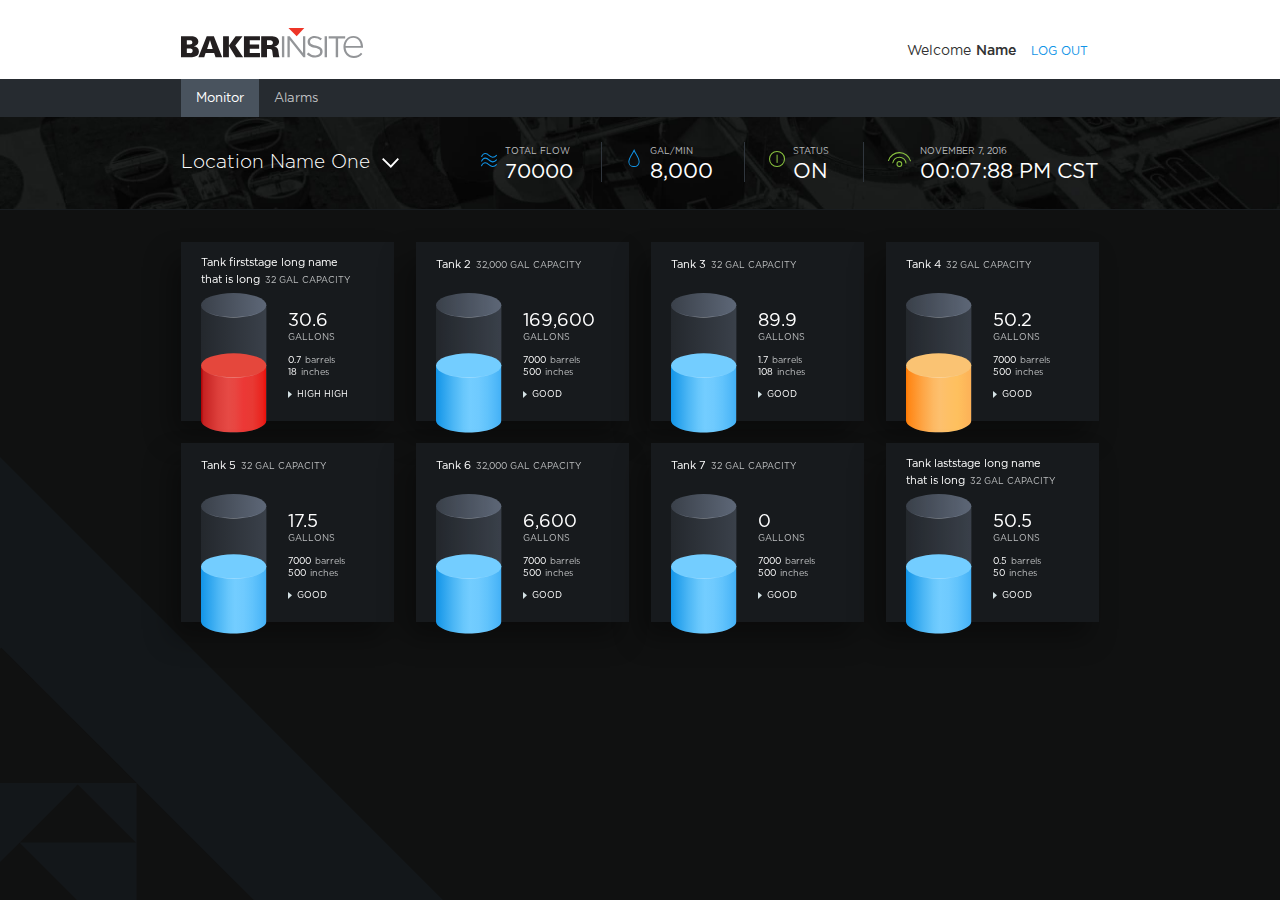
<file: index.html>
<!DOCTYPE html>
<!--  Last Published: Tue Nov 11 2016 11:42:17 GMT+0000 (UTC)  -->
<html data-wf-page="580e734f13c145a72ce890eb" data-wf-site="580e734f13c145a72ce890ea">
<head>
  <meta charset="utf-8">
  <title>BakerInsite</title>
  <meta content="width=device-width, initial-scale=1" name="viewport">
  <link href="css/normalize.css" rel="stylesheet" type="text/css">
  <link href="css/global.css" rel="stylesheet" type="text/css">
  <link href="css/bakerinsite.css" rel="stylesheet" type="text/css">
  <script src="js/modernizr.js" type="text/javascript"></script>
  <!--  To-do ADD Favicon and apple-touch-icon  -->
<body>
  <div class="header">
    <div class="headercontainer w-container">
      <a class="in-link w-inline-block" href="#"><img src="images/In-logo.svg">
      </a>
      <ul class="navbartop w-clearfix w-list-unstyled">
        <li class="navlogout"><a>Log Out</a>
        </li>
        <li class="navname">
          <div>Name</div>
        </li>
        <li class="navwelcome">
          <div>Welcome</div>
        </li>
      </ul>
    </div>
  </div>
  <div class="mainnav">
    <div class="topcontainer w-container">
      <ul class="w-clearfix w-list-unstyled">
        <li class="navlist w-clearfix"><a class="navbutton nav-current" href="index.html">Monitor</a>
        </li>
        <li class="navlist w-clearfix"><a class="navbutton" href="alerts.html">Alarms</a>
        </li>
      </ul>
    </div>
  </div>
  <div class="secondnav">
    <div class="topcontainer w-container">
      <div class="maindropdown">
        <button class="dropdownbutton w-button">Location Name One</button>
        <ul class="dropdownlist twocol w-list-unstyled">
          <li><a>Location Name Two</a></li>
          <li><a>Location Name Three</a></li>
          <li><a>Location Name that is long</a></li>
          <li><a>Location Name Four</a></li>
          <li><a>Location Name Five</a></li>
          <li><a>Six</a></li>
        </ul>
      </div>
      <div class="alerts w-clearfix">
        <div class="_1 alert-section">
          <div class="alertitem first">
            <div class="alerticon w-embed">
              <svg id="Layer_1" data-name="Layer 1" xmlns="http://www.w3.org/2000/svg" width="16" height="14" viewbox="0 0 15.53 13.61">
                <title>water</title>
                <path class="alertIconBlue" d="M14.88,7.61l-0.42,0a7.79,7.79,0,0,1-3.65-1.92l-0.1-.07A6,6,0,0,0,7.48,4c-0.91-.06-2.25.65-3,2.59A0.5,0.5,0,0,1,3.52,6.2c0.79-2,2.32-3.27,4-3.22A6.82,6.82,0,0,1,11.33,4.8l0.1,0.07a7.11,7.11,0,0,0,3.15,1.72A4.18,4.18,0,0,0,18,4.88a0.5,0.5,0,0,1,.75.66A5.27,5.27,0,0,1,14.88,7.61Z" transform="translate(-3.34 -2.97)"></path>
                <path class="alertIconBlue" d="M14.81,12.09l-0.42,0a7.79,7.79,0,0,1-3.65-1.92l-0.1-.07A6,6,0,0,0,7.41,8.46c-0.91,0-2.25.65-3,2.59a0.5,0.5,0,1,1-.93-0.37c0.79-2,2.31-3.28,4-3.22a7,7,0,0,1,3.83,1.82l0.1,0.07a7.1,7.1,0,0,0,3.15,1.72,4.14,4.14,0,0,0,3.42-1.71,0.5,0.5,0,1,1,.75.66A5.27,5.27,0,0,1,14.81,12.09Z" transform="translate(-3.34 -2.97)"></path>
                <path class="alertIconBlue" d="M14.74,16.58l-0.42,0a7.78,7.78,0,0,1-3.65-1.92l-0.1-.07a6,6,0,0,0-3.24-1.62c-0.93,0-2.26.65-3,2.59a0.5,0.5,0,1,1-.93-0.37c0.79-2,2.33-3.25,4-3.22a6.72,6.72,0,0,1,3.83,1.83l0.1,0.07a7.1,7.1,0,0,0,3.15,1.72,4.12,4.12,0,0,0,3.42-1.71,0.5,0.5,0,1,1,.75.66A5.27,5.27,0,0,1,14.74,16.58Z" transform="translate(-3.34 -2.97)"></path>
              </svg>
            </div>
            <ul class="alerttext w-list-unstyled">
              <li class="alerttitle">total Flow</li>
              <li class="alertflow alertvalue">70000</li>
            </ul>
          </div>
        </div><div class="_2 alert-section">
          <div class="alertitem second">
            <div class="alerticon w-embed">
              <svg id="Layer_1" data-name="Layer 1" xmlns="http://www.w3.org/2000/svg" width="16" height="18" viewbox="0 0 11.65 18.71">
                <title>drop</title>
                <path class="alertIconBlue" d="M11.45,18.71a6.5,6.5,0,0,1-.88-0.06A5.38,5.38,0,0,1,5.74,13.1c0-2.38,1.9-5.62,3.57-8.48a39.14,39.14,0,0,0,1.91-3.5L11.72,0l0.43,1.14a31.61,31.61,0,0,0,2,3.88c1.8,3.18,3.84,6.78,3.09,9.42A5.81,5.81,0,0,1,11.45,18.71Zm0.2-16.19c-0.42.8-.94,1.68-1.48,2.61C8.56,7.87,6.74,11,6.74,13.1a4.42,4.42,0,0,0,4,4.56,4.91,4.91,0,0,0,5.56-3.49c0.63-2.23-1.3-5.64-3-8.65C12.67,4.46,12.09,3.44,11.65,2.52Z" transform="translate(-5.74)"></path>
              </svg>
            </div>
            <ul class="alerttext w-list-unstyled">
              <li class="alerttitle">GAL/MIN</li>
              <li class="alertvalue">8,000</li>
            </ul>
          </div>
        </div><div class="_3 alert-section">
          <div class="alertitem first">
            <div class="alerticon w-embed">
              <svg class="allalertsvg" xmlns="http://www.w3.org/2000/svg" width="16" height="16" viewbox="0 0 15.58 15.58">
                <path class="alertIconGreen" d="M11,18.07a7.79,7.79,0,1,1,7.79-7.79A7.8,7.8,0,0,1,11,18.07ZM11,3.49a6.79,6.79,0,1,0,6.79,6.79A6.8,6.8,0,0,0,11,3.49Z" transform="translate(-3.19 -2.49)"></path>
                <rect class="alertIconGreen" x="7.38" y="3.58" width="1" height="8"></rect>
              </svg>
            </div>
            <ul class="alerttext w-list-unstyled">
              <li class="alerttitle">STATUS</li>
              <li class="alertstatus alertvalue">ON</li>
            </ul>
          </div>
        </div><div class="_4 alert-section">
          <div class="alertitem second">
            <div class="alerticon w-embed">
              <svg id="Layer_1" data-name="Layer 1" xmlns="http://www.w3.org/2000/svg" width="23" height="15" viewbox="0 0 22.53 14.52">
                <title>connection</title>
                <path class="alertIconGreen" d="M11.12,16.69A2.85,2.85,0,1,1,14,13.84,2.85,2.85,0,0,1,11.12,16.69Zm0-4.7A1.85,1.85,0,1,0,13,13.84,1.85,1.85,0,0,0,11.12,12Z" transform="translate(0 -2.16)"></path>
                <path class="cls-2" d="M11.44,16.09" transform="translate(0 -2.16)"></path>
                <path class="alertIconGreen" d="M17.63,13.45A0.5,0.5,0,0,1,17.13,13a6,6,0,0,0-11.9-.29,0.5,0.5,0,1,1-1-.19,7,7,0,0,1,13.87.33,0.5,0.5,0,0,1-.42.57H17.63Z" transform="translate(0 -2.16)"></path>
                <path class="alertIconGreen" d="M22,11.23a0.5,0.5,0,0,1-.48-0.36A10.77,10.77,0,0,0,1,10.62a0.5,0.5,0,0,1-1-.31,11.77,11.77,0,0,1,22.48.27,0.5,0.5,0,0,1-.34.62Z" transform="translate(0 -2.16)"></path>
              </svg>
            </div>
            <ul class="alerttext alerttime w-list-unstyled">
              <li class="alerttitle">november 7, 2016</li>
              <li class="alertvalue">00:07:88<span class="alerttime">&nbsp;<span class="time-units">PM CST</span></span>
              </li>
            </ul>
          </div>
        </div>
      </div>
    </div>
  </div>
  <div>
    <div class="w-container">
      <div class="tanks w-clearfix">
        <div class="tanksection">
          <div class="tankname">Tank firststage long name
            <br>that is long <span class="tankcap">32 GAL CAPACITY</span>
          </div>
          <div class="w-row">
            <div class="tankleft w-col w-col-6">
              <div class="tanksvg w-embed">
                <svg id="Layer_1" data-name="Layer 1" xmlns="http://www.w3.org/2000/svg" xmlns:xlink="http://www.w3.org/1999/xlink" width="65.39" height="139.53" viewbox="0 0 65.39 139.53">
                  <defs>
                    <lineargradient id="linear-gradient" x1="0.01" y1="75.9" x2="65.39" y2="75.9" gradientunits="userSpaceOnUse">
                      <stop offset="0" stop-color="#c7dbff" stop-opacity="0.07"></stop>
                      <stop offset="1" stop-color="#c7dbff" stop-opacity="0.2"></stop>
                    </lineargradient>
                    <clippath id="clip-path">
                      <path id="LIQUID_CLIPPING_PATH" data-name="LIQUID CLIPPING PATH" class="cls-1" d="M65.39,127.27c0,6.77-14.64,12.27-32.69,12.27S0,134,0,127.27v-115C0,19,14.64,24.53,32.7,24.53S65.39,19,65.39,12.27v115Z"></path>
                    </clippath>
                    <lineargradient id="linear-gradientred-2" y1="106.53" x2="65.39" y2="106.53" gradientunits="userSpaceOnUse">
                      <stop offset="0" stop-color="#aa0004"></stop>
                      <stop offset="0.04" stop-color="#c52222"></stop>
                      <stop offset="0.26" stop-color="#dd3f3b"></stop>
                      <stop offset="0.42" stop-color="#e64a45"></stop>
                      <stop offset="0.52" stop-color="#e84641"></stop>
                      <stop offset="0.65" stop-color="#ec3836"></stop>
                      <stop offset="0.79" stop-color="#e83933"></stop>
                      <stop offset="0.94" stop-color="#ea231e"></stop>
                      <stop offset="1" stop-color="#ec0d07"></stop>
                    </lineargradient>
                    <lineargradient id="linear-gradient-3" y1="78.58" x2="65.39" y2="78.58" gradientunits="userSpaceOnUse">
                      <stop offset="0" stop-color="#c7dbff" stop-opacity="0"></stop>
                      <stop offset="0.5" stop-color="#fff" stop-opacity="0.5"></stop>
                      <stop offset="1" stop-color="#c7dbff" stop-opacity="0"></stop>
                    </lineargradient>
                    <lineargradient id="linear-gradient-4" y1="12.27" x2="65.39" y2="12.27" gradientunits="userSpaceOnUse">
                      <stop offset="0" stop-color="#c7dbff" stop-opacity="0.2"></stop>
                      <stop offset="1" stop-color="#c7dbff" stop-opacity="0.4"></stop>
                    </lineargradient>
                    <lineargradient id="linear-gradient-5" x1="0.09" y1="18.4" x2="65.31" y2="18.4" xlink:href="#linear-gradient-3">
                  </lineargradient></defs>
                  <title>Tank SVG-red</title>
                  <path id="TANK_GLARE" data-name="TANK GLARE" class="cls-2" d="M65.39,127.27c0,6.77-14.64,12.27-32.69,12.27S0,134,0,127.27v-115C0,19,14.64,24.53,32.7,24.53S65.39,19,65.39,12.27v115Z"></path>
                  <g id="LIQUID" class="particletext bubbles">
                    <g class="cls-3">
                      <rect id="LIQUID_GRADIENT" data-name="LIQUID GRADIENT" class="cls-red-4" y="73.53" width="65.39" height="66"></rect>
                    </g>
                  </g>
                  <g id="LIQUID_TOP" data-name="LIQUID TOP">
                    <ellipse id="LIQUID_SURFACE" data-name="LIQUID SURFACE" class="cls-red-5" cx="32.7" cy="72.48" rx="32.69" ry="12.27"></ellipse>
                    <path id="LIQUID_SHINE" data-name="LIQUID SHINE" class="cls-6" d="M32.7,84.27C14.69,84.27.09,79,0,72.42c0,0,0,0,0,.05C0,79.25,14.64,84.75,32.7,84.75s32.69-5.49,32.69-12.27c0,0,0,0,0-.05C65.31,79,50.71,84.27,32.7,84.27Z"></path>
                  </g>
                  <g id="TANK_TOP" data-name="TANK TOP">
                    <ellipse id="TANK_SURFACE" data-name="TANK SURFACE" class="cls-7" cx="32.69" cy="12.27" rx="32.69" ry="12.27"></ellipse>
                    <path id="TANK_SHINE" data-name="TANK SHINE" class="cls-8" d="M32.7,24.07c-18,0-32.53-5.29-32.61-11.82,0,0,0,0,0,.05,0,6.76,14.6,12.23,32.61,12.23s32.61-5.48,32.61-12.23c0,0,0,0,0-.05C65.23,18.78,50.66,24.07,32.7,24.07Z"></path>
                  </g>
                </svg>
              </div>
            </div>
            <div class="tankright w-col w-col-6">
              <ul class="w-list-unstyled">
                <li class="tankvalue">30.6</li>
                <li class="tankunit">Gallons</li>
                <li class="tankvaluesecondary">0.7<span class="tankvaluesecondayunit">barrels</span>
                </li>
                <li class="tankvaluesecondary">18<span class="tankvaluesecondayunit">inches</span>
                </li>
                <li class="tankstatus">high high</li>
              </ul>
            </div>
          </div>
        </div><div class="tanksection">
          <div class="tankname">Tank 2&nbsp;<span class="tankcap">32,000 GAL CAPACITY</span>
          </div>
          <div class="w-row">
            <div class="tankleft w-col w-col-6">
              <div class="tanksvg w-embed">
                <svg id="Layer_1" data-name="Layer 1" xmlns="http://www.w3.org/2000/svg" xmlns:xlink="http://www.w3.org/1999/xlink" width="65.39" height="139.53" viewbox="0 0 65.39 139.53" preserveaspectratio="xMaxYMin meet">
                  <defs>
                    <lineargradient id="linear-gradient" x1="0.01" y1="75.9" x2="65.39" y2="75.9" gradientunits="userSpaceOnUse">
                      <stop offset="0" stop-color="#c7dbff" stop-opacity="0.07"></stop>
                      <stop offset="1" stop-color="#c7dbff" stop-opacity="0.2"></stop>
                    </lineargradient>
                    <clippath id="clip-path">
                      <path id="LIQUID_CLIPPING_PATH" data-name="LIQUID CLIPPING PATH" class="cls-1" d="M65.39,127.27c0,6.77-14.64,12.27-32.69,12.27S0,134,0,127.27v-115C0,19,14.64,24.53,32.7,24.53S65.39,19,65.39,12.27v115Z"></path>
                    </clippath>
                    <lineargradient id="linear-gradient-2" y1="106.53" x2="65.39" y2="106.53" gradientunits="userSpaceOnUse">
                      <stop offset="0" stop-color="#1194e7"></stop>
                      <stop offset="0.04" stop-color="#1b9aea"></stop>
                      <stop offset="0.26" stop-color="#4bb6f5"></stop>
                      <stop offset="0.42" stop-color="#68c7fc"></stop>
                      <stop offset="0.52" stop-color="#73cdff"></stop>
                      <stop offset="0.65" stop-color="#6fcafe"></stop>
                      <stop offset="0.79" stop-color="#61c3fc"></stop>
                      <stop offset="0.94" stop-color="#4cb6f8"></stop>
                      <stop offset="1" stop-color="#41b0f6"></stop>
                    </lineargradient>
                    <lineargradient id="linear-gradient-3" y1="78.58" x2="65.39" y2="78.58" gradientunits="userSpaceOnUse">
                      <stop offset="0" stop-color="#c7dbff" stop-opacity="0"></stop>
                      <stop offset="0.5" stop-color="#fff" stop-opacity="0.5"></stop>
                      <stop offset="1" stop-color="#c7dbff" stop-opacity="0"></stop>
                    </lineargradient>
                    <lineargradient id="linear-gradient-4" y1="12.27" x2="65.39" y2="12.27" gradientunits="userSpaceOnUse">
                      <stop offset="0" stop-color="#c7dbff" stop-opacity="0.2"></stop>
                      <stop offset="1" stop-color="#c7dbff" stop-opacity="0.4"></stop>
                    </lineargradient>
                    <lineargradient id="linear-gradient-5" x1="0.09" y1="18.4" x2="65.31" y2="18.4" xlink:href="#linear-gradient-3">
                  </lineargradient></defs>
                  <title>Tank SVG</title>
                  <path id="TANK_GLARE" data-name="TANK GLARE" class="cls-2" d="M65.39,127.27c0,6.77-14.64,12.27-32.69,12.27S0,134,0,127.27v-115C0,19,14.64,24.53,32.7,24.53S65.39,19,65.39,12.27v115Z"></path>
                  <g id="LIQUID">
                    <g class="cls-3">
                      <!-- need rectangle "liquid gradient" to colour change. Animate Y coord or height -->
                      <rect id="LIQUID_GRADIENT" data-name="LIQUID GRADIENT" class="cls-4" y="72" width="65.39" height="128"></rect>
                    </g>
                  </g>
                  <!-- need ellipse "liquid surface" to colour change. Animate whole "liquid top" Y coord -->
                  <g id="LIQUID_TOP" data-name="LIQUID TOP">
                    <ellipse id="LIQUID_SURFACE" data-name="LIQUID SURFACE" class="cls-5" cx="32.7" cy="72.48" rx="32.69" ry="12.27"></ellipse>
                    <path id="LIQUID_SHINE" data-name="LIQUID SHINE" class="cls-6" d="M32.7,84.27C14.69,84.27.09,79,0,72.42c0,0,0,0,0,.05C0,79.25,14.64,84.75,32.7,84.75s32.69-5.49,32.69-12.27c0,0,0,0,0-.05C65.31,79,50.71,84.27,32.7,84.27Z"></path>
                  </g>
                  <g id="TANK_TOP" data-name="TANK TOP">
                    <ellipse id="TANK_SURFACE" data-name="TANK SURFACE" class="cls-7" cx="32.69" cy="12.27" rx="32.69" ry="12.27"></ellipse>
                    <path id="TANK_SHINE" data-name="TANK SHINE" class="cls-8" d="M32.7,24.07c-18,0-32.53-5.29-32.61-11.82,0,0,0,0,0,.05,0,6.76,14.6,12.23,32.61,12.23s32.61-5.48,32.61-12.23c0,0,0,0,0-.05C65.23,18.78,50.66,24.07,32.7,24.07Z"></path>
                  </g>
                </svg>
              </div>
            </div>
            <div class="tankright w-col w-col-6">
              <ul class="w-list-unstyled">
                <li class="tankvalue">169,600</li>
                <li class="tankunit">Gallons</li>
                <li class="tankvaluesecondary">7000<span class="tankvaluesecondayunit">barrels</span>
                </li>
                <li class="tankvaluesecondary">500<span class="tankvaluesecondayunit">inches</span>
                </li>
                <li class="tankstatus">Good</li>
              </ul>
            </div>
          </div>
        </div><div class="tanksection">
          <div class="tankname">Tank 3&nbsp;<span class="tankcap">32 GAL CAPACITY</span>
          </div>
          <div class="w-row">
            <div class="tankleft w-col w-col-6">
              <div class="tanksvg w-embed">
                <svg id="Layer_1" data-name="Layer 1" xmlns="http://www.w3.org/2000/svg" xmlns:xlink="http://www.w3.org/1999/xlink" width="65.39" height="139.53" viewbox="0 0 65.39 139.53" preserveaspectratio="xMaxYMin meet">
                  <defs>
                    <lineargradient id="linear-gradient" x1="0.01" y1="75.9" x2="65.39" y2="75.9" gradientunits="userSpaceOnUse">
                      <stop offset="0" stop-color="#c7dbff" stop-opacity="0.07"></stop>
                      <stop offset="1" stop-color="#c7dbff" stop-opacity="0.2"></stop>
                    </lineargradient>
                    <clippath id="clip-path">
                      <path id="LIQUID_CLIPPING_PATH" data-name="LIQUID CLIPPING PATH" class="cls-1" d="M65.39,127.27c0,6.77-14.64,12.27-32.69,12.27S0,134,0,127.27v-115C0,19,14.64,24.53,32.7,24.53S65.39,19,65.39,12.27v115Z"></path>
                    </clippath>
                    <lineargradient id="linear-gradient-2" y1="106.53" x2="65.39" y2="106.53" gradientunits="userSpaceOnUse">
                      <stop offset="0" stop-color="#1194e7"></stop>
                      <stop offset="0.04" stop-color="#1b9aea"></stop>
                      <stop offset="0.26" stop-color="#4bb6f5"></stop>
                      <stop offset="0.42" stop-color="#68c7fc"></stop>
                      <stop offset="0.52" stop-color="#73cdff"></stop>
                      <stop offset="0.65" stop-color="#6fcafe"></stop>
                      <stop offset="0.79" stop-color="#61c3fc"></stop>
                      <stop offset="0.94" stop-color="#4cb6f8"></stop>
                      <stop offset="1" stop-color="#41b0f6"></stop>
                    </lineargradient>
                    <lineargradient id="linear-gradient-3" y1="78.58" x2="65.39" y2="78.58" gradientunits="userSpaceOnUse">
                      <stop offset="0" stop-color="#c7dbff" stop-opacity="0"></stop>
                      <stop offset="0.5" stop-color="#fff" stop-opacity="0.5"></stop>
                      <stop offset="1" stop-color="#c7dbff" stop-opacity="0"></stop>
                    </lineargradient>
                    <lineargradient id="linear-gradient-4" y1="12.27" x2="65.39" y2="12.27" gradientunits="userSpaceOnUse">
                      <stop offset="0" stop-color="#c7dbff" stop-opacity="0.2"></stop>
                      <stop offset="1" stop-color="#c7dbff" stop-opacity="0.4"></stop>
                    </lineargradient>
                    <lineargradient id="linear-gradient-5" x1="0.09" y1="18.4" x2="65.31" y2="18.4" xlink:href="#linear-gradient-3">
                  </lineargradient></defs>
                  <title>Tank SVG</title>
                  <path id="TANK_GLARE" data-name="TANK GLARE" class="cls-2" d="M65.39,127.27c0,6.77-14.64,12.27-32.69,12.27S0,134,0,127.27v-115C0,19,14.64,24.53,32.7,24.53S65.39,19,65.39,12.27v115Z"></path>
                  <g id="LIQUID">
                    <g class="cls-3">
                      <!-- need rectangle "liquid gradient" to colour change. Animate Y coord or height -->
                      <rect id="LIQUID_GRADIENT" data-name="LIQUID GRADIENT" class="cls-4" y="72" width="65.39" height="128"></rect>
                    </g>
                  </g>
                  <!-- need ellipse "liquid surface" to colour change. Animate whole "liquid top" Y coord -->
                  <g id="LIQUID_TOP" data-name="LIQUID TOP">
                    <ellipse id="LIQUID_SURFACE" data-name="LIQUID SURFACE" class="cls-5" cx="32.7" cy="72.48" rx="32.69" ry="12.27"></ellipse>
                    <path id="LIQUID_SHINE" data-name="LIQUID SHINE" class="cls-6" d="M32.7,84.27C14.69,84.27.09,79,0,72.42c0,0,0,0,0,.05C0,79.25,14.64,84.75,32.7,84.75s32.69-5.49,32.69-12.27c0,0,0,0,0-.05C65.31,79,50.71,84.27,32.7,84.27Z"></path>
                  </g>
                  <g id="TANK_TOP" data-name="TANK TOP">
                    <ellipse id="TANK_SURFACE" data-name="TANK SURFACE" class="cls-7" cx="32.69" cy="12.27" rx="32.69" ry="12.27"></ellipse>
                    <path id="TANK_SHINE" data-name="TANK SHINE" class="cls-8" d="M32.7,24.07c-18,0-32.53-5.29-32.61-11.82,0,0,0,0,0,.05,0,6.76,14.6,12.23,32.61,12.23s32.61-5.48,32.61-12.23c0,0,0,0,0-.05C65.23,18.78,50.66,24.07,32.7,24.07Z"></path>
                  </g>
                </svg>
              </div>
            </div>
            <div class="tankright w-col w-col-6">
              <ul class="w-list-unstyled">
                <li class="tankvalue">89.9</li>
                <li class="tankunit">Gallons</li>
                <li class="tankvaluesecondary">1.7<span class="tankvaluesecondayunit">barrels</span>
                </li>
                <li class="tankvaluesecondary">108<span class="tankvaluesecondayunit">inches</span>
                </li>
                <li class="tankstatus">Good</li>
              </ul>
            </div>
          </div>
        </div><div class="tanksection">
          <div class="tankname">Tank 4&nbsp;<span class="tankcap">32 GAL CAPACITY</span>
          </div>
          <div class="w-row">
            <div class="tankleft w-col w-col-6">
              <div class="tanksvg w-embed">
                <svg id="Layer_1" data-name="Layer 1" xmlns="http://www.w3.org/2000/svg" xmlns:xlink="http://www.w3.org/1999/xlink" width="65.39" height="139.53" viewbox="0 0 65.39 139.53">
                  <defs>
                    <lineargradient id="linear-gradient" x1="0.01" y1="75.9" x2="65.39" y2="75.9" gradientunits="userSpaceOnUse">
                      <stop offset="0" stop-color="#c7dbff" stop-opacity="0.07"></stop>
                      <stop offset="1" stop-color="#c7dbff" stop-opacity="0.2"></stop>
                    </lineargradient>
                    <clippath id="clip-path">
                      <path id="LIQUID_CLIPPING_PATH" data-name="LIQUID CLIPPING PATH" class="cls-1" d="M65.39,127.27c0,6.77-14.64,12.27-32.69,12.27S0,134,0,127.27v-115C0,19,14.64,24.53,32.7,24.53S65.39,19,65.39,12.27v115Z"></path>
                    </clippath>
                    <lineargradient id="linear-gradient-yellow-2" y1="106.53" x2="65.39" y2="106.53" gradientunits="userSpaceOnUse">
                      <stop offset="0" stop-color="#ff7800"></stop>
                      <stop offset="0.04" stop-color="#ff8716"></stop>
                      <stop offset="0.26" stop-color="#fea646"></stop>
                      <stop offset="0.42" stop-color="#fdb963"></stop>
                      <stop offset="0.52" stop-color="#fdc06e"></stop>
                      <stop offset="0.65" stop-color="#fec065"></stop>
                      <stop offset="0.79" stop-color="#fec05e"></stop>
                      <stop offset="0.94" stop-color="#fdb559"></stop>
                      <stop offset="1" stop-color="#fdb158"></stop>
                    </lineargradient>
                    <lineargradient id="linear-gradient-3" y1="78.58" x2="65.39" y2="78.58" gradientunits="userSpaceOnUse">
                      <stop offset="0" stop-color="#c7dbff" stop-opacity="0"></stop>
                      <stop offset="0.5" stop-color="#fff" stop-opacity="0.5"></stop>
                      <stop offset="1" stop-color="#c7dbff" stop-opacity="0"></stop>
                    </lineargradient>
                    <lineargradient id="linear-gradient-4" y1="12.27" x2="65.39" y2="12.27" gradientunits="userSpaceOnUse">
                      <stop offset="0" stop-color="#c7dbff" stop-opacity="0.2"></stop>
                      <stop offset="1" stop-color="#c7dbff" stop-opacity="0.4"></stop>
                    </lineargradient>
                    <lineargradient id="linear-gradient-5" x1="0.09" y1="18.4" x2="65.31" y2="18.4" xlink:href="#linear-gradient-3">
                  </lineargradient></defs>
                  <title>Tank SVG-yellow</title>
                  <path id="TANK_GLARE" data-name="TANK GLARE" class="cls-2" d="M65.39,127.27c0,6.77-14.64,12.27-32.69,12.27S0,134,0,127.27v-115C0,19,14.64,24.53,32.7,24.53S65.39,19,65.39,12.27v115Z"></path>
                  <g id="LIQUID">
                    <g class="cls-3">
                      <rect id="LIQUID_GRADIENT" data-name="LIQUID GRADIENT" class="cls-yellow-4" y="73.53" width="65.39" height="66"></rect>
                    </g>
                  </g>
                  <g id="LIQUID_TOP" data-name="LIQUID TOP">
                    <ellipse id="LIQUID_SURFACE" data-name="LIQUID SURFACE" class="cls-yellow-5" cx="32.7" cy="72.48" rx="32.69" ry="12.27"></ellipse>
                    <path id="LIQUID_SHINE" data-name="LIQUID SHINE" class="cls-6" d="M32.7,84.27C14.69,84.27.09,79,0,72.42c0,0,0,0,0,.05C0,79.25,14.64,84.75,32.7,84.75s32.69-5.49,32.69-12.27c0,0,0,0,0-.05C65.31,79,50.71,84.27,32.7,84.27Z"></path>
                  </g>
                  <g id="TANK_TOP" data-name="TANK TOP">
                    <ellipse id="TANK_SURFACE" data-name="TANK SURFACE" class="cls-7" cx="32.69" cy="12.27" rx="32.69" ry="12.27"></ellipse>
                    <path id="TANK_SHINE" data-name="TANK SHINE" class="cls-8" d="M32.7,24.07c-18,0-32.53-5.29-32.61-11.82,0,0,0,0,0,.05,0,6.76,14.6,12.23,32.61,12.23s32.61-5.48,32.61-12.23c0,0,0,0,0-.05C65.23,18.78,50.66,24.07,32.7,24.07Z"></path>
                  </g>
                </svg>
              </div>
            </div>
            <div class="tankright w-col w-col-6">
              <ul class="w-list-unstyled">
                <li class="tankvalue">50.2</li>
                <li class="tankunit">Gallons</li>
                <li class="tankvaluesecondary">7000<span class="tankvaluesecondayunit">barrels</span>
                </li>
                <li class="tankvaluesecondary">500<span class="tankvaluesecondayunit">inches</span>
                </li>
                <li class="tankstatus">Good</li>
              </ul>
            </div>
          </div>
        </div><div class="tanksection">
          <div class="tankname">Tank 5&nbsp;<span class="tankcap">32 GAL CAPACITY</span>
          </div>
          <div class="w-row">
            <div class="tankleft w-col w-col-6">
              <div class="tanksvg w-embed">
                <svg id="Layer_1" data-name="Layer 1" xmlns="http://www.w3.org/2000/svg" xmlns:xlink="http://www.w3.org/1999/xlink" width="65.39" height="139.53" viewbox="0 0 65.39 139.53" preserveaspectratio="xMaxYMin meet">
                  <defs>
                    <lineargradient id="linear-gradient" x1="0.01" y1="75.9" x2="65.39" y2="75.9" gradientunits="userSpaceOnUse">
                      <stop offset="0" stop-color="#c7dbff" stop-opacity="0.07"></stop>
                      <stop offset="1" stop-color="#c7dbff" stop-opacity="0.2"></stop>
                    </lineargradient>
                    <clippath id="clip-path">
                      <path id="LIQUID_CLIPPING_PATH" data-name="LIQUID CLIPPING PATH" class="cls-1" d="M65.39,127.27c0,6.77-14.64,12.27-32.69,12.27S0,134,0,127.27v-115C0,19,14.64,24.53,32.7,24.53S65.39,19,65.39,12.27v115Z"></path>
                    </clippath>
                    <lineargradient id="linear-gradient-2" y1="106.53" x2="65.39" y2="106.53" gradientunits="userSpaceOnUse">
                      <stop offset="0" stop-color="#1194e7"></stop>
                      <stop offset="0.04" stop-color="#1b9aea"></stop>
                      <stop offset="0.26" stop-color="#4bb6f5"></stop>
                      <stop offset="0.42" stop-color="#68c7fc"></stop>
                      <stop offset="0.52" stop-color="#73cdff"></stop>
                      <stop offset="0.65" stop-color="#6fcafe"></stop>
                      <stop offset="0.79" stop-color="#61c3fc"></stop>
                      <stop offset="0.94" stop-color="#4cb6f8"></stop>
                      <stop offset="1" stop-color="#41b0f6"></stop>
                    </lineargradient>
                    <lineargradient id="linear-gradient-3" y1="78.58" x2="65.39" y2="78.58" gradientunits="userSpaceOnUse">
                      <stop offset="0" stop-color="#c7dbff" stop-opacity="0"></stop>
                      <stop offset="0.5" stop-color="#fff" stop-opacity="0.5"></stop>
                      <stop offset="1" stop-color="#c7dbff" stop-opacity="0"></stop>
                    </lineargradient>
                    <lineargradient id="linear-gradient-4" y1="12.27" x2="65.39" y2="12.27" gradientunits="userSpaceOnUse">
                      <stop offset="0" stop-color="#c7dbff" stop-opacity="0.2"></stop>
                      <stop offset="1" stop-color="#c7dbff" stop-opacity="0.4"></stop>
                    </lineargradient>
                    <lineargradient id="linear-gradient-5" x1="0.09" y1="18.4" x2="65.31" y2="18.4" xlink:href="#linear-gradient-3">
                  </lineargradient></defs>
                  <title>Tank SVG</title>
                  <path id="TANK_GLARE" data-name="TANK GLARE" class="cls-2" d="M65.39,127.27c0,6.77-14.64,12.27-32.69,12.27S0,134,0,127.27v-115C0,19,14.64,24.53,32.7,24.53S65.39,19,65.39,12.27v115Z"></path>
                  <g id="LIQUID">
                    <g class="cls-3">
                      <!-- need rectangle "liquid gradient" to colour change. Animate Y coord or height -->
                      <rect id="LIQUID_GRADIENT" data-name="LIQUID GRADIENT" class="cls-4" y="72" width="65.39" height="128"></rect>
                    </g>
                  </g>
                  <!-- need ellipse "liquid surface" to colour change. Animate whole "liquid top" Y coord -->
                  <g id="LIQUID_TOP" data-name="LIQUID TOP">
                    <ellipse id="LIQUID_SURFACE" data-name="LIQUID SURFACE" class="cls-5" cx="32.7" cy="72.48" rx="32.69" ry="12.27"></ellipse>
                    <path id="LIQUID_SHINE" data-name="LIQUID SHINE" class="cls-6" d="M32.7,84.27C14.69,84.27.09,79,0,72.42c0,0,0,0,0,.05C0,79.25,14.64,84.75,32.7,84.75s32.69-5.49,32.69-12.27c0,0,0,0,0-.05C65.31,79,50.71,84.27,32.7,84.27Z"></path>
                  </g>
                  <g id="TANK_TOP" data-name="TANK TOP">
                    <ellipse id="TANK_SURFACE" data-name="TANK SURFACE" class="cls-7" cx="32.69" cy="12.27" rx="32.69" ry="12.27"></ellipse>
                    <path id="TANK_SHINE" data-name="TANK SHINE" class="cls-8" d="M32.7,24.07c-18,0-32.53-5.29-32.61-11.82,0,0,0,0,0,.05,0,6.76,14.6,12.23,32.61,12.23s32.61-5.48,32.61-12.23c0,0,0,0,0-.05C65.23,18.78,50.66,24.07,32.7,24.07Z"></path>
                  </g>
                </svg>
              </div>
            </div>
            <div class="tankright w-col w-col-6">
              <ul class="w-list-unstyled">
                <li class="tankvalue">17.5</li>
                <li class="tankunit">Gallons</li>
                <li class="tankvaluesecondary">7000<span class="tankvaluesecondayunit">barrels</span>
                </li>
                <li class="tankvaluesecondary">500<span class="tankvaluesecondayunit">inches</span>
                </li>
                <li class="tankstatus">Good</li>
              </ul>
            </div>
          </div>
        </div><div class="tanksection">
          <div class="tankname">Tank 6&nbsp;<span class="tankcap">32,000 GAL CAPACITY</span>
          </div>
          <div class="w-row">
            <div class="tankleft w-col w-col-6">
              <div class="tanksvg w-embed">
                <svg id="Layer_1" data-name="Layer 1" xmlns="http://www.w3.org/2000/svg" xmlns:xlink="http://www.w3.org/1999/xlink" width="65.39" height="139.53" viewbox="0 0 65.39 139.53" preserveaspectratio="xMaxYMin meet">
                  <defs>
                    <lineargradient id="linear-gradient" x1="0.01" y1="75.9" x2="65.39" y2="75.9" gradientunits="userSpaceOnUse">
                      <stop offset="0" stop-color="#c7dbff" stop-opacity="0.07"></stop>
                      <stop offset="1" stop-color="#c7dbff" stop-opacity="0.2"></stop>
                    </lineargradient>
                    <clippath id="clip-path">
                      <path id="LIQUID_CLIPPING_PATH" data-name="LIQUID CLIPPING PATH" class="cls-1" d="M65.39,127.27c0,6.77-14.64,12.27-32.69,12.27S0,134,0,127.27v-115C0,19,14.64,24.53,32.7,24.53S65.39,19,65.39,12.27v115Z"></path>
                    </clippath>
                    <lineargradient id="linear-gradient-2" y1="106.53" x2="65.39" y2="106.53" gradientunits="userSpaceOnUse">
                      <stop offset="0" stop-color="#1194e7"></stop>
                      <stop offset="0.04" stop-color="#1b9aea"></stop>
                      <stop offset="0.26" stop-color="#4bb6f5"></stop>
                      <stop offset="0.42" stop-color="#68c7fc"></stop>
                      <stop offset="0.52" stop-color="#73cdff"></stop>
                      <stop offset="0.65" stop-color="#6fcafe"></stop>
                      <stop offset="0.79" stop-color="#61c3fc"></stop>
                      <stop offset="0.94" stop-color="#4cb6f8"></stop>
                      <stop offset="1" stop-color="#41b0f6"></stop>
                    </lineargradient>
                    <lineargradient id="linear-gradient-3" y1="78.58" x2="65.39" y2="78.58" gradientunits="userSpaceOnUse">
                      <stop offset="0" stop-color="#c7dbff" stop-opacity="0"></stop>
                      <stop offset="0.5" stop-color="#fff" stop-opacity="0.5"></stop>
                      <stop offset="1" stop-color="#c7dbff" stop-opacity="0"></stop>
                    </lineargradient>
                    <lineargradient id="linear-gradient-4" y1="12.27" x2="65.39" y2="12.27" gradientunits="userSpaceOnUse">
                      <stop offset="0" stop-color="#c7dbff" stop-opacity="0.2"></stop>
                      <stop offset="1" stop-color="#c7dbff" stop-opacity="0.4"></stop>
                    </lineargradient>
                    <lineargradient id="linear-gradient-5" x1="0.09" y1="18.4" x2="65.31" y2="18.4" xlink:href="#linear-gradient-3">
                  </lineargradient></defs>
                  <title>Tank SVG</title>
                  <path id="TANK_GLARE" data-name="TANK GLARE" class="cls-2" d="M65.39,127.27c0,6.77-14.64,12.27-32.69,12.27S0,134,0,127.27v-115C0,19,14.64,24.53,32.7,24.53S65.39,19,65.39,12.27v115Z"></path>
                  <g id="LIQUID">
                    <g class="cls-3">
                      <!-- need rectangle "liquid gradient" to colour change. Animate Y coord or height -->
                      <rect id="LIQUID_GRADIENT" data-name="LIQUID GRADIENT" class="cls-4" y="72" width="65.39" height="128"></rect>
                    </g>
                  </g>
                  <!-- need ellipse "liquid surface" to colour change. Animate whole "liquid top" Y coord -->
                  <g id="LIQUID_TOP" data-name="LIQUID TOP">
                    <ellipse id="LIQUID_SURFACE" data-name="LIQUID SURFACE" class="cls-5" cx="32.7" cy="72.48" rx="32.69" ry="12.27"></ellipse>
                    <path id="LIQUID_SHINE" data-name="LIQUID SHINE" class="cls-6" d="M32.7,84.27C14.69,84.27.09,79,0,72.42c0,0,0,0,0,.05C0,79.25,14.64,84.75,32.7,84.75s32.69-5.49,32.69-12.27c0,0,0,0,0-.05C65.31,79,50.71,84.27,32.7,84.27Z"></path>
                  </g>
                  <g id="TANK_TOP" data-name="TANK TOP">
                    <ellipse id="TANK_SURFACE" data-name="TANK SURFACE" class="cls-7" cx="32.69" cy="12.27" rx="32.69" ry="12.27"></ellipse>
                    <path id="TANK_SHINE" data-name="TANK SHINE" class="cls-8" d="M32.7,24.07c-18,0-32.53-5.29-32.61-11.82,0,0,0,0,0,.05,0,6.76,14.6,12.23,32.61,12.23s32.61-5.48,32.61-12.23c0,0,0,0,0-.05C65.23,18.78,50.66,24.07,32.7,24.07Z"></path>
                  </g>
                </svg>
              </div>
            </div>
            <div class="tankright w-col w-col-6">
              <ul class="w-list-unstyled">
                <li class="tankvalue">6,600</li>
                <li class="tankunit">Gallons</li>
                <li class="tankvaluesecondary">7000<span class="tankvaluesecondayunit">barrels</span>
                </li>
                <li class="tankvaluesecondary">500<span class="tankvaluesecondayunit">inches</span>
                </li>
                <li class="tankstatus">Good</li>
              </ul>
            </div>
          </div>
        </div><div class="tanksection">
          <div class="tankname">Tank 7&nbsp;<span class="tankcap">32 GAL CAPACITY</span>
          </div>
          <div class="w-row">
            <div class="tankleft w-col w-col-6">
              <div class="tanksvg w-embed">
                <svg id="Layer_1" data-name="Layer 1" xmlns="http://www.w3.org/2000/svg" xmlns:xlink="http://www.w3.org/1999/xlink" width="65.39" height="139.53" viewbox="0 0 65.39 139.53" preserveaspectratio="xMaxYMin meet">
                  <defs>
                    <lineargradient id="linear-gradient" x1="0.01" y1="75.9" x2="65.39" y2="75.9" gradientunits="userSpaceOnUse">
                      <stop offset="0" stop-color="#c7dbff" stop-opacity="0.07"></stop>
                      <stop offset="1" stop-color="#c7dbff" stop-opacity="0.2"></stop>
                    </lineargradient>
                    <clippath id="clip-path">
                      <path id="LIQUID_CLIPPING_PATH" data-name="LIQUID CLIPPING PATH" class="cls-1" d="M65.39,127.27c0,6.77-14.64,12.27-32.69,12.27S0,134,0,127.27v-115C0,19,14.64,24.53,32.7,24.53S65.39,19,65.39,12.27v115Z"></path>
                    </clippath>
                    <lineargradient id="linear-gradient-2" y1="106.53" x2="65.39" y2="106.53" gradientunits="userSpaceOnUse">
                      <stop offset="0" stop-color="#1194e7"></stop>
                      <stop offset="0.04" stop-color="#1b9aea"></stop>
                      <stop offset="0.26" stop-color="#4bb6f5"></stop>
                      <stop offset="0.42" stop-color="#68c7fc"></stop>
                      <stop offset="0.52" stop-color="#73cdff"></stop>
                      <stop offset="0.65" stop-color="#6fcafe"></stop>
                      <stop offset="0.79" stop-color="#61c3fc"></stop>
                      <stop offset="0.94" stop-color="#4cb6f8"></stop>
                      <stop offset="1" stop-color="#41b0f6"></stop>
                    </lineargradient>
                    <lineargradient id="linear-gradient-3" y1="78.58" x2="65.39" y2="78.58" gradientunits="userSpaceOnUse">
                      <stop offset="0" stop-color="#c7dbff" stop-opacity="0"></stop>
                      <stop offset="0.5" stop-color="#fff" stop-opacity="0.5"></stop>
                      <stop offset="1" stop-color="#c7dbff" stop-opacity="0"></stop>
                    </lineargradient>
                    <lineargradient id="linear-gradient-4" y1="12.27" x2="65.39" y2="12.27" gradientunits="userSpaceOnUse">
                      <stop offset="0" stop-color="#c7dbff" stop-opacity="0.2"></stop>
                      <stop offset="1" stop-color="#c7dbff" stop-opacity="0.4"></stop>
                    </lineargradient>
                    <lineargradient id="linear-gradient-5" x1="0.09" y1="18.4" x2="65.31" y2="18.4" xlink:href="#linear-gradient-3">
                  </lineargradient></defs>
                  <title>Tank SVG</title>
                  <path id="TANK_GLARE" data-name="TANK GLARE" class="cls-2" d="M65.39,127.27c0,6.77-14.64,12.27-32.69,12.27S0,134,0,127.27v-115C0,19,14.64,24.53,32.7,24.53S65.39,19,65.39,12.27v115Z"></path>
                  <g id="LIQUID">
                    <g class="cls-3">
                      <!-- need rectangle "liquid gradient" to colour change. Animate Y coord or height -->
                      <rect id="LIQUID_GRADIENT" data-name="LIQUID GRADIENT" class="cls-4" y="72" width="65.39" height="128"></rect>
                    </g>
                  </g>
                  <!-- need ellipse "liquid surface" to colour change. Animate whole "liquid top" Y coord -->
                  <g id="LIQUID_TOP" data-name="LIQUID TOP">
                    <ellipse id="LIQUID_SURFACE" data-name="LIQUID SURFACE" class="cls-5" cx="32.7" cy="72.48" rx="32.69" ry="12.27"></ellipse>
                    <path id="LIQUID_SHINE" data-name="LIQUID SHINE" class="cls-6" d="M32.7,84.27C14.69,84.27.09,79,0,72.42c0,0,0,0,0,.05C0,79.25,14.64,84.75,32.7,84.75s32.69-5.49,32.69-12.27c0,0,0,0,0-.05C65.31,79,50.71,84.27,32.7,84.27Z"></path>
                  </g>
                  <g id="TANK_TOP" data-name="TANK TOP">
                    <ellipse id="TANK_SURFACE" data-name="TANK SURFACE" class="cls-7" cx="32.69" cy="12.27" rx="32.69" ry="12.27"></ellipse>
                    <path id="TANK_SHINE" data-name="TANK SHINE" class="cls-8" d="M32.7,24.07c-18,0-32.53-5.29-32.61-11.82,0,0,0,0,0,.05,0,6.76,14.6,12.23,32.61,12.23s32.61-5.48,32.61-12.23c0,0,0,0,0-.05C65.23,18.78,50.66,24.07,32.7,24.07Z"></path>
                  </g>
                </svg>
              </div>
            </div>
            <div class="tankright w-col w-col-6">
              <ul class="w-list-unstyled">
                <li class="tankvalue">0</li>
                <li class="tankunit">Gallons</li>
                <li class="tankvaluesecondary">7000<span class="tankvaluesecondayunit">barrels</span>
                </li>
                <li class="tankvaluesecondary">500<span class="tankvaluesecondayunit">inches</span>
                </li>
                <li class="tankstatus">Good</li>
              </ul>
            </div>
          </div>
        </div><div class="tanksection">
          <div class="tankname">Tank laststage long name
            <br>that is long <span class="tankcap">32 GAL CAPACITY</span>
          </div>
          <div class="w-row">
            <div class="tankleft w-col w-col-6">
              <div class="tanksvg w-embed">
                <svg id="Layer_1" data-name="Layer 1" xmlns="http://www.w3.org/2000/svg" xmlns:xlink="http://www.w3.org/1999/xlink" width="65.39" height="139.53" viewbox="0 0 65.39 139.53" preserveaspectratio="xMaxYMin meet">
                  <defs>
                    <lineargradient id="linear-gradient" x1="0.01" y1="75.9" x2="65.39" y2="75.9" gradientunits="userSpaceOnUse">
                      <stop offset="0" stop-color="#c7dbff" stop-opacity="0.07"></stop>
                      <stop offset="1" stop-color="#c7dbff" stop-opacity="0.2"></stop>
                    </lineargradient>
                    <clippath id="clip-path">
                      <path id="LIQUID_CLIPPING_PATH" data-name="LIQUID CLIPPING PATH" class="cls-1" d="M65.39,127.27c0,6.77-14.64,12.27-32.69,12.27S0,134,0,127.27v-115C0,19,14.64,24.53,32.7,24.53S65.39,19,65.39,12.27v115Z"></path>
                    </clippath>
                    <lineargradient id="linear-gradient-2" y1="106.53" x2="65.39" y2="106.53" gradientunits="userSpaceOnUse">
                      <stop offset="0" stop-color="#1194e7"></stop>
                      <stop offset="0.04" stop-color="#1b9aea"></stop>
                      <stop offset="0.26" stop-color="#4bb6f5"></stop>
                      <stop offset="0.42" stop-color="#68c7fc"></stop>
                      <stop offset="0.52" stop-color="#73cdff"></stop>
                      <stop offset="0.65" stop-color="#6fcafe"></stop>
                      <stop offset="0.79" stop-color="#61c3fc"></stop>
                      <stop offset="0.94" stop-color="#4cb6f8"></stop>
                      <stop offset="1" stop-color="#41b0f6"></stop>
                    </lineargradient>
                    <lineargradient id="linear-gradient-3" y1="78.58" x2="65.39" y2="78.58" gradientunits="userSpaceOnUse">
                      <stop offset="0" stop-color="#c7dbff" stop-opacity="0"></stop>
                      <stop offset="0.5" stop-color="#fff" stop-opacity="0.5"></stop>
                      <stop offset="1" stop-color="#c7dbff" stop-opacity="0"></stop>
                    </lineargradient>
                    <lineargradient id="linear-gradient-4" y1="12.27" x2="65.39" y2="12.27" gradientunits="userSpaceOnUse">
                      <stop offset="0" stop-color="#c7dbff" stop-opacity="0.2"></stop>
                      <stop offset="1" stop-color="#c7dbff" stop-opacity="0.4"></stop>
                    </lineargradient>
                    <lineargradient id="linear-gradient-5" x1="0.09" y1="18.4" x2="65.31" y2="18.4" xlink:href="#linear-gradient-3">
                  </lineargradient></defs>
                  <title>Tank SVG</title>
                  <path id="TANK_GLARE" data-name="TANK GLARE" class="cls-2" d="M65.39,127.27c0,6.77-14.64,12.27-32.69,12.27S0,134,0,127.27v-115C0,19,14.64,24.53,32.7,24.53S65.39,19,65.39,12.27v115Z"></path>
                  <g id="LIQUID">
                    <g class="cls-3">
                      <!-- need rectangle "liquid gradient" to colour change. Animate Y coord or height -->
                      <rect id="LIQUID_GRADIENT" data-name="LIQUID GRADIENT" class="cls-4" y="72" width="65.39" height="128"></rect>
                    </g>
                  </g>
                  <!-- need ellipse "liquid surface" to colour change. Animate whole "liquid top" Y coord -->
                  <g id="LIQUID_TOP" data-name="LIQUID TOP">
                    <ellipse id="LIQUID_SURFACE" data-name="LIQUID SURFACE" class="cls-5" cx="32.7" cy="72.48" rx="32.69" ry="12.27"></ellipse>
                    <path id="LIQUID_SHINE" data-name="LIQUID SHINE" class="cls-6" d="M32.7,84.27C14.69,84.27.09,79,0,72.42c0,0,0,0,0,.05C0,79.25,14.64,84.75,32.7,84.75s32.69-5.49,32.69-12.27c0,0,0,0,0-.05C65.31,79,50.71,84.27,32.7,84.27Z"></path>
                  </g>
                  <g id="TANK_TOP" data-name="TANK TOP">
                    <ellipse id="TANK_SURFACE" data-name="TANK SURFACE" class="cls-7" cx="32.69" cy="12.27" rx="32.69" ry="12.27"></ellipse>
                    <path id="TANK_SHINE" data-name="TANK SHINE" class="cls-8" d="M32.7,24.07c-18,0-32.53-5.29-32.61-11.82,0,0,0,0,0,.05,0,6.76,14.6,12.23,32.61,12.23s32.61-5.48,32.61-12.23c0,0,0,0,0-.05C65.23,18.78,50.66,24.07,32.7,24.07Z"></path>
                  </g>
                </svg>
              </div>
            </div>
            <div class="tankright w-col w-col-6">
              <ul class="w-list-unstyled">
                <li class="tankvalue">50.5</li>
                <li class="tankunit">Gallons</li>
                <li class="tankvaluesecondary">0.5<span class="tankvaluesecondayunit">barrels</span>
                </li>
                <li class="tankvaluesecondary">50<span class="tankvaluesecondayunit">inches</span>
                </li>
                <li class="tankstatus">Good</li>
              </ul>
            </div>
          </div>
        </div>
      </div>
    </div>
  </div>
</body>
</html>
</file>
<file: css/global.css>
* {
  -webkit-box-sizing: border-box;
  -moz-box-sizing: border-box;
  box-sizing: border-box;
}
html {
  height: 100%;
}
body {
  margin: 0;
  min-height: 100%;
  background-color: #fff;
  font-family: Arial, sans-serif;
  font-size: 14px;
  line-height: 20px;
  color: #333;
}
img {
  max-width: 100%;
  vertical-align: middle;
  display: inline-block;
}
html.w-mod-touch * {
  background-attachment: scroll !important;
}
.w-block {
  display: block;
}
.w-inline-block {
  max-width: 100%;
  display: inline-block;
}
.w-clearfix:before,
.w-clearfix:after {
  content: " ";
  display: table;
}
.w-clearfix:after {
  clear: both;
}
.w-preserve-3d {
  transform-style: preserve-3d;
}
.w-hidden {
  display: none;
}
.w-button {
  display: inline-block;
  padding: 9px 15px;
  background-color: #3898EC;
  color: white;
  border: 0;
  line-height: inherit;
  text-decoration: none;
  cursor: pointer;
  border-radius: 0;
}
input.w-button {
  -webkit-appearance: button;
}
html[data-w-dynpage] [data-w-cloak] {
  color: transparent !important;
}
h1,
h2,
h3,
h4,
h5,
h6 {
  font-weight: bold;
  margin-bottom: 10px;
}
h1 {
  font-size: 38px;
  line-height: 44px;
  margin-top: 20px;
}
h2 {
  font-size: 32px;
  line-height: 36px;
  margin-top: 20px;
}
h3 {
  font-size: 24px;
  line-height: 30px;
  margin-top: 20px;
}
h4 {
  font-size: 18px;
  line-height: 24px;
  margin-top: 10px;
}
h5 {
  font-size: 14px;
  line-height: 20px;
  margin-top: 10px;
}
h6 {
  font-size: 12px;
  line-height: 18px;
  margin-top: 10px;
}
p {
  margin-top: 0;
  margin-bottom: 10px;
}
a:focus {
  outline: 0;
}
blockquote {
  margin: 0 0 10px 0;
  padding: 10px 20px;
  border-left: 5px solid #E2E2E2;
  font-size: 18px;
  line-height: 22px;
}
figure {
  margin: 0;
  margin-bottom: 10px;
}
figcaption {
  margin-top: 5px;
  text-align: center;
}
ul,
ol {
  margin-top: 0px;
  margin-bottom: 10px;
  padding-left: 40px;
}
.w-list-unstyled {
  padding-left: 0;
  list-style: none;
}
.w-embed:before,
.w-embed:after {
  content: " ";
  display: table;
}
.w-embed:after {
  clear: both;
}
fieldset {
  padding: 0;
  margin: 0;
  border: 0;
}
.w-container {
  margin-left: auto;
  margin-right: auto;
  max-width: 940px;
}
.w-container:before,
.w-container:after {
  content: " ";
  display: table;
}
.w-container:after {
  clear: both;
}
.w-container .w-row {
  margin-left: -10px;
  margin-right: -10px;
}
.w-row:before,
.w-row:after {
  content: " ";
  display: table;
}
.w-row:after {
  clear: both;
}
.w-row .w-row {
  margin-left: 0;
  margin-right: 0;
}
.w-col {
  position: relative;
  float: left;
  width: 100%;
  min-height: 1px;
  padding-left: 10px;
  padding-right: 10px;
}
.w-col .w-col {
  padding-left: 0;
  padding-right: 0;
}
.w-col-1 {
  width: 8.33333333%;
}
.w-col-2 {
  width: 16.66666667%;
}
.w-col-3 {
  width: 25%;
}
.w-col-4 {
  width: 33.33333333%;
}
.w-col-5 {
  width: 41.66666667%;
}
.w-col-6 {
  width: 50%;
}
.w-col-7 {
  width: 58.33333333%;
}
.w-col-8 {
  width: 66.66666667%;
}
.w-col-9 {
  width: 75%;
}
.w-col-10 {
  width: 83.33333333%;
}
.w-col-11 {
  width: 91.66666667%;
}
.w-col-12 {
  width: 100%;
}
.w-hidden-main {
  display: none !important;
}
@media screen and (max-width: 991px) {
  .w-container {
    max-width: 728px;
  }
  .w-hidden-main {
    display: inherit !important;
  }
  .w-hidden-medium {
    display: none !important;
  }
  .w-col-medium-1 {
    width: 8.33333333%;
  }
  .w-col-medium-2 {
    width: 16.66666667%;
  }
  .w-col-medium-3 {
    width: 25%;
  }
  .w-col-medium-4 {
    width: 33.33333333%;
  }
  .w-col-medium-5 {
    width: 41.66666667%;
  }
  .w-col-medium-6 {
    width: 50%;
  }
  .w-col-medium-7 {
    width: 58.33333333%;
  }
  .w-col-medium-8 {
    width: 66.66666667%;
  }
  .w-col-medium-9 {
    width: 75%;
  }
  .w-col-medium-10 {
    width: 83.33333333%;
  }
  .w-col-medium-11 {
    width: 91.66666667%;
  }
  .w-col-medium-12 {
    width: 100%;
  }
  .w-col-stack {
    width: 100%;
    left: auto;
    right: auto;
  }
}
@media screen and (max-width: 767px) {
  .w-hidden-main {
    display: inherit !important;
  }
  .w-hidden-medium {
    display: inherit !important;
  }
  .w-hidden-small {
    display: none !important;
  }
  .w-row,
  .w-container .w-row {
    margin-left: 0;
    margin-right: 0;
  }
  .w-col {
    width: 100%;
    left: auto;
    right: auto;
  }
  .w-col-small-1 {
    width: 8.33333333%;
  }
  .w-col-small-2 {
    width: 16.66666667%;
  }
  .w-col-small-3 {
    width: 25%;
  }
  .w-col-small-4 {
    width: 33.33333333%;
  }
  .w-col-small-5 {
    width: 41.66666667%;
    padding-right: 0px;
  }
  .w-col-small-6 {
    width: 50%;
  }
  .w-col-small-7 {
    width: 58.33333333%;
    padding-left: 0px;
  }
  .w-col-small-8 {
    width: 66.66666667%;
  }
  .w-col-small-9 {
    width: 75%;
  }
  .w-col-small-10 {
    width: 83.33333333%;
  }
  .w-col-small-11 {
    width: 91.66666667%;
  }
  .w-col-small-12 {
    width: 100%;
  }
}
@media screen and (max-width: 479px) {
  .w-container {
    max-width: none;
  }
  .w-hidden-main {
    display: inherit !important;
  }
  .w-hidden-medium {
    display: inherit !important;
  }
  .w-hidden-small {
    display: inherit !important;
  }
  .w-hidden-tiny {
    display: none !important;
  }
  .w-col {
    width: 100%;
  }
  .w-col-tiny-1 {
    width: 8.33333333%;
  }
  .w-col-tiny-2 {
    width: 16.66666667%;
  }
  .w-col-tiny-3 {
    width: 25%;
  }
  .w-col-tiny-4 {
    width: 33.33333333%;
  }
  .w-col-tiny-5 {
    width: 41.66666667%;
  }
  .w-col-tiny-6 {
    width: 50%;
  }
  .w-col-tiny-7 {
    width: 58.33333333%;
  }
  .w-col-tiny-8 {
    width: 66.66666667%;
  }
  .w-col-tiny-9 {
    width: 75%;
  }
  .w-col-tiny-10 {
    width: 83.33333333%;
  }
  .w-col-tiny-11 {
    width: 91.66666667%;
  }
  .w-col-tiny-12 {
    width: 100%;
  }
}

.w-ix-emptyfix:after {
  content: "";
}
@keyframes spin {
  0% {
    transform: rotate(0deg);
  }
  100% {
    transform: rotate(360deg);
  }
}
</file>
<file: css/bakerinsite.css>
body {
  background-color: #101111;
  background-image: url('../images/corner-triangles.svg');
  background-position: 0px 100%;
  background-size: 443px;
  background-repeat: no-repeat;
  font-family: 'Gotham book', sans-serif;
  color: #fff;
  font-size: 14px;
  line-height: 20px;
  font-weight: 400;
}

a {
  font-family: 'Gotham book', sans-serif;
  color: #1194e7;
  font-weight: 400;
  text-decoration: none;
}

ul {
  margin-top: 0px;
  margin-bottom: 10px;
  padding-left: 40px;
}

.header {
  position: static;
  padding-top: 28px;
  padding-bottom: 21px;
  background-color: #fff;
}

.headercontainer {
  position: relative;
  padding-right: 11px;
  padding-left: 11px;
}

.in-link {
  display: block;
  float: left;
}

.in-link img {
  display: inline-block;
  width: 182px;
  height: 30px;
  float: none;
  -webkit-align-self: flex-end;
  -ms-flex-item-align: end;
  align-self: flex-end;
}

.navlogout {
  display: inline-block;
  cursor: pointer;
}

.navlogout:hover {
  text-decoration: underline;
}

/*START Navigation*/

.navbartop {
  position: static;
  right: 0px;
  bottom: 0px;
  display: inline-block;
  margin-top: 0px;
  margin-right: 11px;
  margin-bottom: 0px;
  padding-top: 16px;
  padding-left: 0px;
  float: right;
  clear: none;
  -webkit-box-pack: end;
  -webkit-justify-content: flex-end;
  -ms-flex-pack: end;
  justify-content: flex-end;
  -webkit-align-self: flex-end;
  -ms-flex-item-align: end;
  align-self: flex-end;
  -webkit-box-ordinal-group: 1;
  -webkit-order: 0;
  -ms-flex-order: 0;
  order: 0;
  -webkit-box-flex: 1;
  -webkit-flex: 1;
  -ms-flex: 1;
  flex: 1;
  color: #333;
}

.navname {
  position: static;
  left: 0px;
  right: 0px;
  bottom: 0px;
  display: block;
  padding-right: 5px;
  float: right;
  -webkit-align-self: flex-end;
  -ms-flex-item-align: end;
  align-self: flex-end;
  font-family: 'Gotham medium', sans-serif;
  line-height: 14px;
}

.navwelcome {
  position: static;
  left: 0px;
  right: 0px;
  bottom: 0px;
  display: block;
  padding-right: 5px;
  float: right;
  line-height: 14px;
  text-align: left;
  text-decoration: none;
}

.navlogout {
  position: static;
  left: 0px;
  right: 0px;
  bottom: 0px;
  display: block;
  padding-left: 10px;
  float: right;
  -webkit-align-self: flex-end;
  -ms-flex-item-align: end;
  align-self: flex-end;
  font-size: 12px;
  line-height: 14px;
  text-transform: uppercase;
}

/*Main Grey Nav Bar*/

.mainnav {
  background-color: #262b30;
}

.topcontainer {
  position: static;
  padding-right: 11px;
  padding-left: 11px;
}

.topcontainer ul {
  margin-bottom: 0px;
  float: none;
  -webkit-box-flex: 0;
  -webkit-flex: 0 auto;
  -ms-flex: 0 auto;
  flex: 0 auto;
}

.navlist {
  display: block;
  float: left;
}

.navbutton {
  display: block;
  padding: 13px 15px 12px;
  float: left;
  background-color: transparent;
  -webkit-transition: color 400ms ease;
  transition: color 400ms ease;
  color: #bdbfc0;
  font-size: 13px;
  line-height: 13px;
}

.navbutton:hover {
  color: #fff;
}

.navbutton.nav-current {
  background-color: #49535e;
  color: #fff;
}

.secondnav {
  border-bottom: 1px solid #191d20;
  background-color: #191b1c;
  background-image: url('../images/alert-banner.jpg');
  background-position: 50% 50%;
  background-size: cover;
}

/*Location Dropdown*/

.maindropdown {
  position: relative;
  display: block;
  margin-top: 20px;
  margin-bottom: 20px;
  float: left;
 -webkit-user-select: none;
  -moz-user-select: none;
  -ms-user-select: none;
  -o-user-select: none;
  user-select: none;
}

.maindropdown.dropdown-active ul {
  visibility: visible;
  opacity: 1;
  top: 44px;
}

.dropdownbutton {
  position: relative;
  padding: 16px 29px 16px 0px;
  background-color: transparent;
  background-image: url('../images/arrow-down.svg');
  background-position: 100% 50%;
  background-size: 17px;
  background-repeat: no-repeat;
  font-family: 'Gotham light', sans-serif;
  font-size: 19px;
  font-weight: 400;
  opacity: 1;
  -webkit-transition: opacity 400ms ease;
  -moz-transition: opacity 400ms ease;
  -o-transition: opacity 400ms ease;
  transition: opacity 400ms ease;
}

.dropdownbutton.button-active {
 opacity: 0.62;
}

.dropdownbutton:focus {
  outline:0;
}

.dropdownlist {
  position: absolute;
  top: 24px;
  z-index: 1;
  visibility: hidden;
  overflow: visible;
  min-width: 250px;
  margin-bottom: 0px;
  padding: 20px 24px;
  background-color: #262b30;
  opacity: 0;
  -webkit-column-count: 1;
  -moz-column-count: 1;
  column-count: 1;
  -webkit-column-gap: 3em;
  -moz-column-gap: 3em;
  column-gap: 3em;
  -webkit-column-rule: 1px solid #30363d;
  -moz-column-rule: 1px solid #30363d;
  column-rule: 1px solid #30363d;
  -webkit-transition: min-width 400ms ease, opacity 400ms ease, width 400ms ease, height 400ms ease, top 400ms ease, -webkit-transform 400ms ease;
  transition: min-width 400ms ease, opacity 400ms ease, width 400ms ease, height 400ms ease, top 400ms ease, -webkit-transform 400ms ease;
  transition: min-width 400ms ease, opacity 400ms ease, transform 400ms ease, width 400ms ease, height 400ms ease, top 400ms ease;
  transition: min-width 400ms ease, opacity 400ms ease, transform 400ms ease, width 400ms ease, height 400ms ease, top 400ms ease, -webkit-transform 400ms ease;
}

/* This is the triangle pointer for the dropown - can't link up attractively when changing width of page and width of dropdown so omitted
.dropdownlist:after {
bottom: 100%;
left: 50%;
border: solid transparent;
content: " ";
height: 0;
width: 0;
position: absolute;
pointer-events: none;
border-color: rgba(38, 43, 48, 0);
border-bottom-color: #262b30;
border-width: 13px;
margin-left: -13px;
}
*/

.onecol {
  -webkit-column-count: 1;
  -moz-column-count: 1;
  -ms-column-count:1;
  column-count: 1;
}

.twocol {
  -webkit-column-count: 2;
  -moz-column-count: 2;
  -ms-column-count:1;
  column-count: 2;

}

.threecol {
  -webkit-column-count: 3;
  -moz-column-count: 3;
  -ms-column-count:1;
  column-count: 3;
}

.dropdownlist li {
  display: block;
  margin-top: 12px;
  margin-bottom: 12px;
  line-height: 17px;
  cursor: pointer;
  min-width:150px;
}

.dropdownlist li a {
  color: white;
}

/*END Navigation*/

/*START Alert Section*/

.alerts {
  margin-top: 20px;
  margin-bottom: 20px;
  float: right;
}

.alertitem {
  position: relative;
  display: block;
  height: 40px;
  margin-top: 5px;
  margin-bottom: 5px;
  padding-right: 24px;
  padding-left: 24px;
  float: left;
  border-right: 1px solid #30363d;
  text-align: left;
}

.alert-section._4 .alertitem {
        border-right: 0px solid #30363d;
        padding-right: 0px;
}

.alerticon {
  position: absolute;
  width: 23px;
  float: left;
  border: 0px solid #000;
  line-height: 42px;
}

.alertIconBlue {
  fill: #1194e7;
}
.alertIconGreen {
  fill: #89c33f;
}
.alertIconGrey {
  fill: #3e4751;

}
.allalertsvg{
  -webkit-transition: -webkit-transform 800ms ease;
  transition: -webkit-transform 800ms ease;
  transition: transform 800ms ease;
  transition: transform 800ms ease, -webkit-transform 800ms ease;
}

.allalertsvg.rotate{
  -webkit-transform: rotate(90deg);
  -moz-transform: rotate(90deg);
  -o-transform: rotate(90deg);
  -ms-transform: rotate(90deg);
  transform: rotate(90deg);    
}

.allalertpaths{
  -webkit-transition: fill 800ms;
  -moz-transition: fill 800ms;
  -ms-transition: fill 800ms;
  -o-transition: fill 800ms;
  transition: fill 800ms;
}
.allalertpaths.blue{fill:rgba(17, 148, 231, 1);}
.allalertpaths.green{fill:rgba(137, 195, 63, 1);}
.allalertpaths.orange{fill:rgba(244, 177, 42, 1);}
.allalertpaths.grey{fill:rgba(65, 73, 79, 1);}

.alerttext {
  position: static;
  left: 0px;
  display: inline-block;
  margin-bottom: 0px;
  margin-left: 24px;
  padding-left: 0px;
  float: none;
  clear: none;
}

.alerttext.alerttime {
  margin-left: 32px;
}

.alerttitle {
  color: #bdbfc0;
  font-size: 9px;
  text-transform: uppercase;
  text-align: left;
}

.alertvalue {
  min-width: 70px;
  font-family: 'Gotham book', sans-serif;
  font-size: 21px;
  font-weight: 400;
  text-align: left;
  text-transform: none;
}

.alertvalue.alertstatus {
  min-width: 46px;
}

.alertvalue.alertflow {
  min-width: 72px;
  font-size: 20px;
}

.alerttime {
  display: inline-block;
  min-width: 30px;
  text-align: center;
}

.alert-section-1 {
  float: left;
}

.alert-section-2 {
  float: left;
}

.alert-section {
  float: left;
}


/*END Alert Section*/

/*START Tank Section*/

.tanksection {
  position: relative;
  display: inline-block;
  vertical-align: top;
  width: 213px;
  height: 179px;
  margin: 11px;
  padding: 12px 20px;
  background-color: #171a1d;
  -webkit-transition: background-color 400ms ease, -webkit-transform 400ms ease;
  transition: background-color 400ms ease, -webkit-transform 400ms ease;
  transition: background-color 400ms ease, transform 400ms ease;
  transition: background-color 400ms ease, transform 400ms ease, -webkit-transform 400ms ease;  
  box-shadow: -10px 16px 25px 0 rgba(0, 0, 0, .35);
  -webkit-backface-visibility: hidden;
  backface-visibility: hidden;
  text-align: left;
}

.tanks {
  margin-top: 21px;
  margin-bottom: 0px;
  padding-left: 0px;
  -webkit-perspective: 1001px;
  perspective: 1001px;
  text-align: left;
}

.tankname {
  display: inline-block;
  margin-top: 0px;
  margin-right: 3px;
  margin-bottom: 0px;
  padding-top: 0px;
  padding-right: 0px;
  padding-left: 0px;
  font-size: 11px;
  line-height: 17px;
  font-weight: 400;
  letter-spacing: 0px;
}

.tankcap {
  display: inline-block;
  margin: 0px 0px 0px 2px;
  color: #bdbfc0;
  font-size: 9px;
  line-height: 9px;
  font-weight: 400;
  text-transform: uppercase;
}

.tankleft {
  position: absolute;
  left: 0px;
  top: auto;
  bottom: -1px;
  display: block;
  width: 50%;
}

.tankright {
  position: absolute;
  right: 0px;
  bottom: 0px;
  display: inline-block;
  width: 50%;
  margin-bottom: 12px;
  padding-left: 0px;
}

.tanksvg {
  position: absolute;
  left: 0px;
  top: auto;
  right: 0px;
  bottom: -11px;
  display: block;
  width: 66px;
  height: 140px;
  margin-right: auto;
  margin-left: auto;
  float: none;
}

.tankvalue {
  font-size: 18px;
  line-height: 18px;
}

.tankunit {
  margin-top: 2px;
  margin-bottom: 11px;
  color: #bdbfc0;
  font-size: 9px;
  line-height: 12px;
  text-transform: uppercase;
}

.tankvaluesecondary {
  font-size: 9px;
  line-height: 12px;
}

.tankvaluesecondayunit {
  padding-left: 4px;
  color: #bdbfc0;
}

.tankstatus {
  margin-top: 11px;
  padding-left: 9px;
  background-image: url('../images/arrow-right.svg');
  background-position: 0px 50%;
  background-size: auto 7px;
  background-repeat: no-repeat;
  font-size: 9px;
  line-height: 9px;
  text-transform: uppercase;
  list-style-type: none;
}

/* Tank SVG - Needs clean up - probably oudated from Michelle's edits */

.cls-1 {
  fill: none;
}
.cls-2 {
  fill: url(#linear-gradient);
}
.cls-3 {
  clip-path: url(#clip-path);
}
.cls-4 {
  fill: url(#linear-gradient-2);
}
.cls-5 {
  fill: #73cdff;
}
.cls-red-4 {
  fill: url(#linear-gradientred-2);
}
.cls-red-5 {
  fill: #e5473c;
}
.cls-yellow-4 {
  fill: url(#linear-gradient-yellow-2);
}
.cls-yellow-5 {
  fill: #fac373;
}
.cls-6 {
   fill: url(#linear-gradient-3);
}
.cls-7 {
   fill: url(#linear-gradient-4);
}
.cls-8 {
  fill: url(#linear-gradient-5);
}

/*END Tank Section*/

/*START Alarm Page Form*/
    
.alarmbtn {
  margin-right: 5px;
  margin-left: 5px;
  float: right;
  background-color: #388ad1;
  box-shadow: -3px 4px 6px 0 rgba(0, 0, 0, .71);
  -webkit-transition: background-color 400ms ease, -webkit-transform 400ms ease;
  transition: background-color 400ms ease, -webkit-transform 400ms ease;
  transition: background-color 400ms ease, transform 400ms ease;
  transition: background-color 400ms ease, transform 400ms ease, -webkit-transform 400ms ease;
  color: #fff;
  cursor: pointer;
}

.alarmbtn:hover {
  background-color: #42a7ff;
  -webkit-transform: scale(1.09);
  -ms-transform: scale(1.09);
  transform: scale(1.09);
}

.alarmbtn.disabled {
  background-color: #282f33;
  opacity: 0.74;
  cursor: not-allowed;
}

.alarmbtn.disabled:hover {
  -webkit-transform: none;
  -ms-transform: none;
  transform: none;
}

.tanksection.edit {
  background-color: #21262a;
}

.alarmcontainer {
  margin-top: 10px;
  padding-top: 9px;
  border-top: 1px solid #30363d;
}

.alarmleft {
  padding-right: 0px;
  border-right: 1px solid #30363d;
}

.alarmleft.edit {
  border-right-color: rgba(48, 54, 61, 0);
  -webkit-transition: border 400ms ease;
  transition: border 400ms ease;
}

.alarmtitle {
  position: relative;
}

.alarmname {
  display: inline-block;
  height: 22px;
  margin-top: 2px;
  margin-bottom: 1px;
  margin-left: 0px;
  padding-right: 0px;
  padding-bottom: 0px;
  float: none;
  font-family: 'Gotham light', sans-serif;
  color: #bdbfc0;
  font-size: 11px;
  line-height: 22px;
  text-align: left;
}

.alarmnotation {
  display: inline-block;
  margin-left: 5px;
  font-family: 'Gotham light', sans-serif;
  color: #bdbfc0;
  font-size: 11px;
  line-height: 22px;
}

.alertsymbol {
  position: absolute;
  top: 5px;
  right: 6px;
  opacity: 0;
  font-family: 'Gotham medium', sans-serif;
  color: #f42130;
  font-size: 14px;
  line-height: 28px;
  text-align: center;
}

.alertsymbol.alert {
  opacity: 1;
  -webkit-transition: opacity 400ms ease;
  transition: opacity 400ms ease;
}

.alarmright {
  padding-left: 0px;
}

.alarm-value {
  display: inline-block;
  width: 100%;
  height: 22px;
  margin-top: 2px;
  margin-bottom: 1px;
  padding: 0px 0px 0px 8px;
  border-style: none none none solid;
  border-width: 1px;
  border-top-color: #373e46;
  border-right-color: #373e46;
  border-left-color: rgba(55, 62, 70, 0);
  background-color: rgba(23, 26, 29, 0);
  -webkit-transition: background-color 400ms ease, border-color 400ms ease, opacity 200ms ease;
  transition: background-color 400ms ease, border-color 400ms ease, opacity 200ms ease;
  color: #fff;
  font-size: 12px;
  line-height: 23px; /*not vert centered for some reason*/
  text-align: left;
  vertical-align: middle;
}

.alarm-value:focus {
  border-left-color: rgba(55, 62, 70, .01);
  outline: 0;
}

.alarm-value:-moz-placeholder{
  color: #999;
}
.alarm-value::-moz-placeholder{
  color: #999;
  opacity: 1;
}
.alarm-value:-ms-input-placeholder{
  color: #999;
}
.alarm-value::-webkit-input-placeholder{
  color: #999;
}

.alarm-value[disabled],
.alarm-value[readonly]{
  cursor: not-allowed;
  background-color: #eeeeee;
}

.alarm-value.edit {
  border-color: #292f35;
  border-top-style: solid;
  border-right-style: solid;
  border-bottom-style: solid;
  border-left-width: 1px;
  border-radius: 0px;
  background-color: rgba(0, 0, 0, .11);
  box-shadow: inset 0 0 0 1px rgba(0, 0, 0, .2), -2px 0 0 0 rgba(33, 38, 42, 0);
  -webkit-transition: background-color 400ms ease, border-color 400ms ease, opacity 200ms ease, padding 500ms ease, box-shadow 400ms ease;
  transition: background-color 400ms ease, border-color 400ms ease, opacity 200ms ease, padding 500ms ease, box-shadow 400ms ease;
  font-size: 12px;
}

.alarm-value.edit:focus {
  padding-left: 8px;
  border-left: 1px solid #292f35;
  box-shadow: inset 0 0 0 1px rgba(0, 0, 0, .18), -2px 0 0 0 #1194e7;
}

.alarm-value.edit.alert {
  box-shadow: inset 0 0 0 1px rgba(0, 0, 0, .2);
  -webkit-transition: background-color 400ms ease, border-color 400ms ease, box-shadow 400ms ease;
  transition: background-color 400ms ease, border-color 400ms ease, box-shadow 400ms ease;
}

.alarm-value.edit.alert:focus {
  box-shadow: inset 0 0 0 1px rgba(0, 0, 0, .18), -2px 0 0 0 #f42130;
}

/*Alarm Form Feedback Style 1*/

.feedback-section {
  overflow: hidden;
  display: block;
  max-height: 800px;
  background-color: #c52d2d;
  -webkit-transition: max-height 900ms ease, height 900ms cubic-bezier(.215, .61, .355, 1), opacity 400ms ease;
  transition: max-height 900ms ease, height 900ms cubic-bezier(.215, .61, .355, 1), opacity 400ms ease;
}

.feedback-section .topcontainer{
    padding-top: 20px;
    padding-bottom: 20px;
    transition: height 400ms ease;
}

.feedback-section.done {
  background-color: #3898ec;
}

.feedback-section.hide {
  overflow: hidden;
  max-height: 0px;
  padding-top: 0px;
  padding-bottom: 0px;
  opacity: 0;
  -webkit-transition: max-height 400ms ease, opacity 400ms ease, height 900ms ease;
  transition: max-height 400ms ease, opacity 400ms ease, height 900ms ease;
}

.feedback-section.show {
  overflow: hidden;
  max-height: 800px;
  -webkit-transition: opacity 400ms ease, max-height 1500ms ease, height 900ms ease;
  transition: opacity 400ms ease, max-height 1500ms ease, height 900ms ease;
}

.alarmstatusmsg {
  display: inline-block;
  margin: 3px 0px;
  padding-left: 25px;
  float: left;
  clear: left;
  background-image: url('../images/alert-light.svg');
  background-position: 0px 0px;
  background-size: 17px;
  background-repeat: no-repeat;
  font-family: 'Gotham book', sans-serif;
  font-size: 13px;
  text-align: left;
  text-shadow: 0 1px 0 rgba(49, 49, 49, .58);
}

.alarmstatusmsg span {
  margin-left: 5px;
  font-family: 'Gotham light', sans-serif;
  color: #fff;
}

/*END Alarm Page Form*/

@media (max-width: 991px) {
  .alerts {
    display: block;
    float: none;
    clear: none;
    text-align: center;
  }
  .alertitem {
    display: inline-block;
    padding-left: 0px;
    float: none;
    border-style: none;
  }
  .alerttext {
    margin-left: 32px;
  }
  .alerttext.alerttime {
    margin-left: 32px;
  }
  .tanksection {
    float: none;
  }
  .maindropdown {
    display: block;
    margin-right: auto;
    margin-left: auto;
    float: none;
    clear: none;
    text-align: center;
  }
  .dropdownbutton {
    font-size: 24px;
    text-align: left;
  }
  .dropdownlist {
    left: 0px;
    top: 42px;
    right: 0px;
    display: none;
    min-width: 19px;
    text-align: left;
  }
  .alarmbtn {
    float: none;
  }
  .alarmbtn.disabled {
    float: none;
  }
  .alarmstatusmsg {
    display: inline-block;
    margin-right: auto;
    margin-left: auto;
  }
  .alert-section-1 {
    display: inline-block;
    float: none;
  }
  .alert-section-2 {
    display: inline-block;
    float: none;
  }
  .alert-section {
    display: inline-block;
    float: none;
  }
}

@media (max-width: 704px) {
  .navbartop {
    font-size: 13px;
  }
  .alerts {
    display: block;
    width: 454px;
    margin-right: auto;
    margin-left: auto;
    border-top: 1px solid rgba(48, 54, 61, .7);
    border-bottom: 1px solid rgba(48, 54, 61, .7);
  }
  .alertitem.break {
    clear: none;
  }
  .alertitem.first {
    padding-right: 0px;
    float: none;
  }
  .alertitem.second {
    padding-right: 0px;
    float: none;
  }
  .alertvalue {
    font-size: 19px;
  }
  .alertvalue.alertflow {
    min-width: 72px;
    font-size: 19px;
  }
  .tanks {
    text-align: center;
  }
  .topcontainer {
    padding-bottom: 0px;
  }
  .dropdownlist {
    -webkit-column-count: 1;
    -moz-column-count: 1;
    column-count: 1;
  }
  .alarmleft {
    padding-left: 0px;
  }
  .alarmright {
    padding-right: 0px;
  }
  .time-units {
    color: #bdbfc0;
    font-size: 15px;
  }
  .alert-section {
    width: 50%;
  }
  .alert-section.left {
    width: 50%;
    float: left;
    border-top: 1px solid #30363d;
    border-right: 1px solid #30363d;
    border-bottom: 1px solid #30363d;
  }
  .alert-section.right {
    width: 50%;
    float: right;
    border-top: 1px solid #30363d;
  }
  .alert-section._1 {
    border-top: 1px none #30363d;
    border-bottom: 1px solid rgba(48, 54, 61, .7);
  }
  .alert-section._2 {
    border-top: 1px none #30363d;
    border-bottom: 1px solid rgba(48, 54, 61, .7);
    border-left: 1px solid rgba(48, 54, 61, .7);
  }
  .alert-section._3 {
    border-bottom: 1px none #30363d;
    border-right-style: none;
    border-right-color: #30363d;
  }
  .alert-section._4 {
    border-bottom: 1px none #30363d;
    border-left: 1px solid rgba(48, 54, 61, .7);
    border-top-color: rgba(48, 54, 61, .7);
  }
  .threecol {
    -webkit-column-count: 2;
    -moz-column-count: 2;
    column-count: 2;
  }
}

@media (max-width: 479px) {
  .header {
    padding-bottom: 12px;
  }
  .in-link img {
    display: block;
    width: 141px;
    height: 32px;
    margin-right: auto;
    margin-left: auto;
    float: none;
    text-align: left;
  }
  .navbartop {
    display: block;
    margin-right: auto;
    margin-left: auto;
    float: none;
    text-align: left;
  }
  .navname {
    display: inline-block;
    float: none;
  }
  .navwelcome {
    display: none;
    float: none;
  }
  .navlogout {
    float: right;
  }
  .alerts {
    width: auto;
    text-align: center;
  }
  .alertitem {
    text-align: left;
  }
  .alertitem.first {
    height: auto;
    margin-top: 0px;
    margin-bottom: 0px;
    padding-top: 15px;
    padding-bottom: 10px;
    text-align: center;
  }
  .alertitem.second {
    height: auto;
    margin-top: 0px;
    margin-bottom: 0px;
    padding-top: 15px;
    padding-bottom: 10px;
    border-style: none;
    border-left-width: 3px;
    border-left-color: #b626fa;
    text-align: center;
  }
  .alerticon {
    position: relative;
    display: inline-block;
    width: 100%;
    margin-bottom: -10px;
    float: none;
    clear: none;
  }
  .alerttext {
    display: inline-block;
    margin-left: 5px;
  }
  .alerttext.alerttime {
    margin-left: 5px;
  }
  .alerttitle {
    text-align: center;
  }
  .alertvalue {
    font-size: 17px;
    text-align: center;
  }
  .alertvalue.alertstatus {
    font-size: 17px;
    text-align: center;
  }
  .alertvalue.alertflow {
    display: block;
    font-size: 17px;
    text-align: center;
  }
  .tanksection {
    min-width: 65%;
    max-width: 100%;
  }
  .in-link {
    display: block;
    float: none;
  }
  .dropdownbutton {
    font-size: 18px;
  }
  .alerttime {
    display: inline-block;
    font-size: 17px;
    line-height: 19px;
    text-align: left;
  }
  .alert-section-1 {
    display: block;
    margin-bottom: 7px;
    background-color: rgba(33, 38, 42, .59);
    box-shadow: -1px 1px 7px 0 rgba(0, 0, 0, .39);
    text-align: left;
  }
  .alert-section-2 {
    display: block;
    background-color: rgba(33, 38, 42, .59);
    box-shadow: -1px 1px 21px 0 rgba(0, 0, 0, .39);
    text-align: center;
  }
  .time-units {
    display: inline;
    float: none;
    color: #bdbfc0;
    font-size: 9px;
    line-height: 9px;
    text-align: left;
  }
  .alert-section {
    display: inline-block;
  }
  .alert-section._2 {
    display: inline-block;
  }
  .alert-section._3 {
    float: left;
  }
}
    

@font-face {
  font-family: 'Gotham book';
  src: url('../fonts/Gotham-Book.otf') format('opentype');
  font-weight: 400;
  font-style: normal;
}
@font-face {
  font-family: 'Gotham medium';
  src: url('../fonts/Gotham-Medium.otf') format('opentype');
  font-weight: 400;
  font-style: normal;
}
@font-face {
  font-family: 'Gotham light';
  src: url('../fonts/Gotham-Light.otf') format('opentype');
  font-weight: 400;
  font-style: normal;
}
</file>
